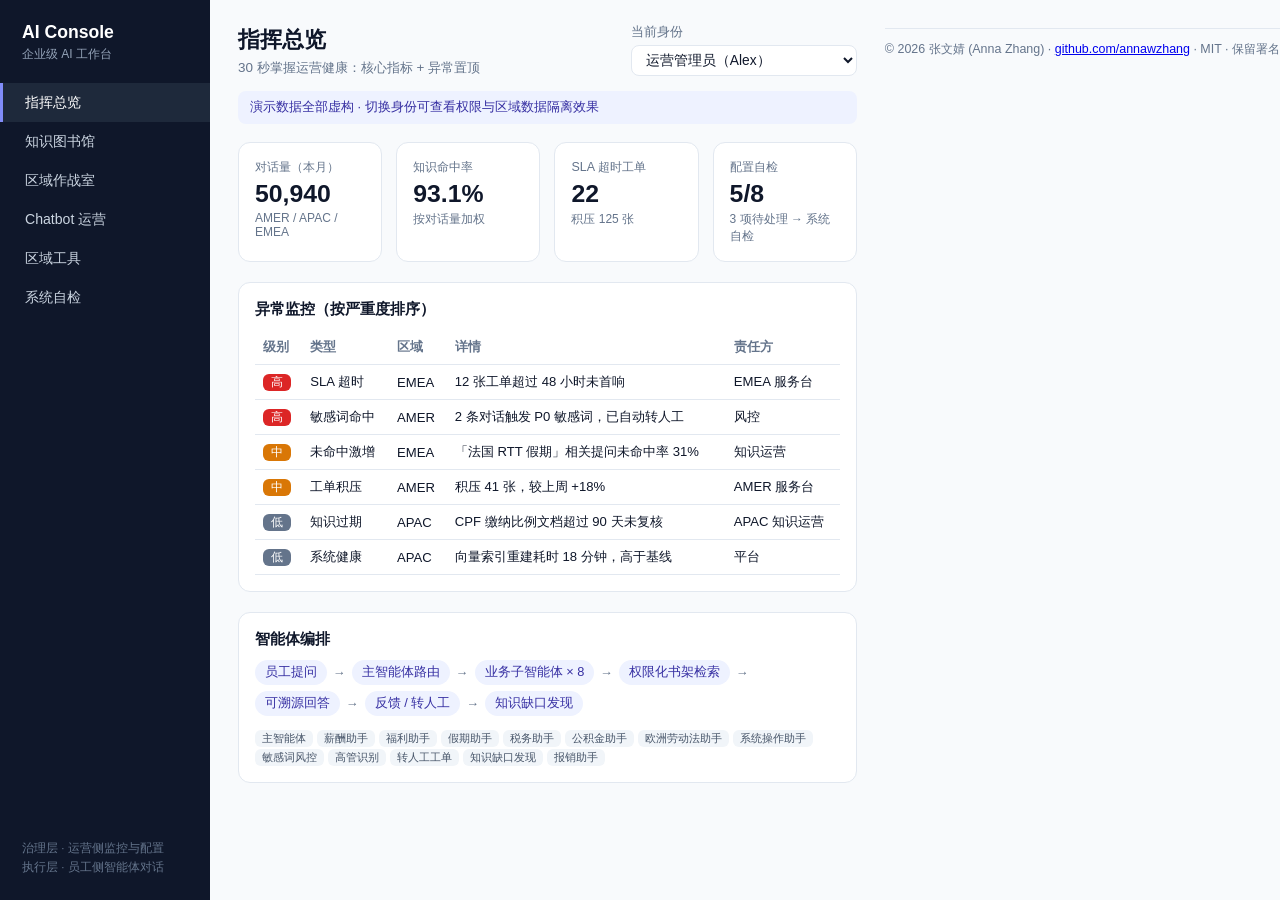
<file: index.html>
<!DOCTYPE html>
<html lang="zh-CN">
<head>
<meta charset="UTF-8" />
<meta name="viewport" content="width=device-width, initial-scale=1" />
<title>Enterprise AI Console · 企业级 AI 工作台</title>
<link rel="stylesheet" href="src/style.css" />
</head>
<body>
<aside class="side">
  <div class="brand">AI Console<small>企业级 AI 工作台</small></div>
  <nav id="nav">
    <a href="#overview" data-page="overview">指挥总览</a>
    <a href="#library" data-page="library">知识图书馆</a>
    <a href="#region" data-page="region">区域作战室</a>
    <a href="#bot" data-page="bot">Chatbot 运营</a>
    <a href="#tools" data-page="tools">区域工具</a>
    <a href="#system" data-page="system">系统自检</a>
  </nav>
  <div class="side-foot">治理层 · 运营侧监控与配置<br/>执行层 · 员工侧智能体对话</div>
</aside>
<main>
  <header class="top">
    <div><h1 id="page-title"></h1><div class="meta" id="page-sub"></div></div>
    <label class="role">当前身份
      <select id="role"></select>
    </label>
  </header>
  <div class="demo">演示数据全部虚构 · 切换身份可查看权限与区域数据隔离效果</div>
  <section id="view"></section>
</main>
<script src="src/data.js"></script>
<script src="src/core.js"></script>
<script src="src/app.js"></script>
<p class="anna-copyright" style="margin-top:28px;padding-top:12px;border-top:1px solid #e2e8f0;color:#64748b;font-size:0.78rem;">© 2026 张文婧 (Anna Zhang) · <a href="https://github.com/annawzhang">github.com/annawzhang</a> · MIT · 保留署名</p>
</body>
</html>
</file>
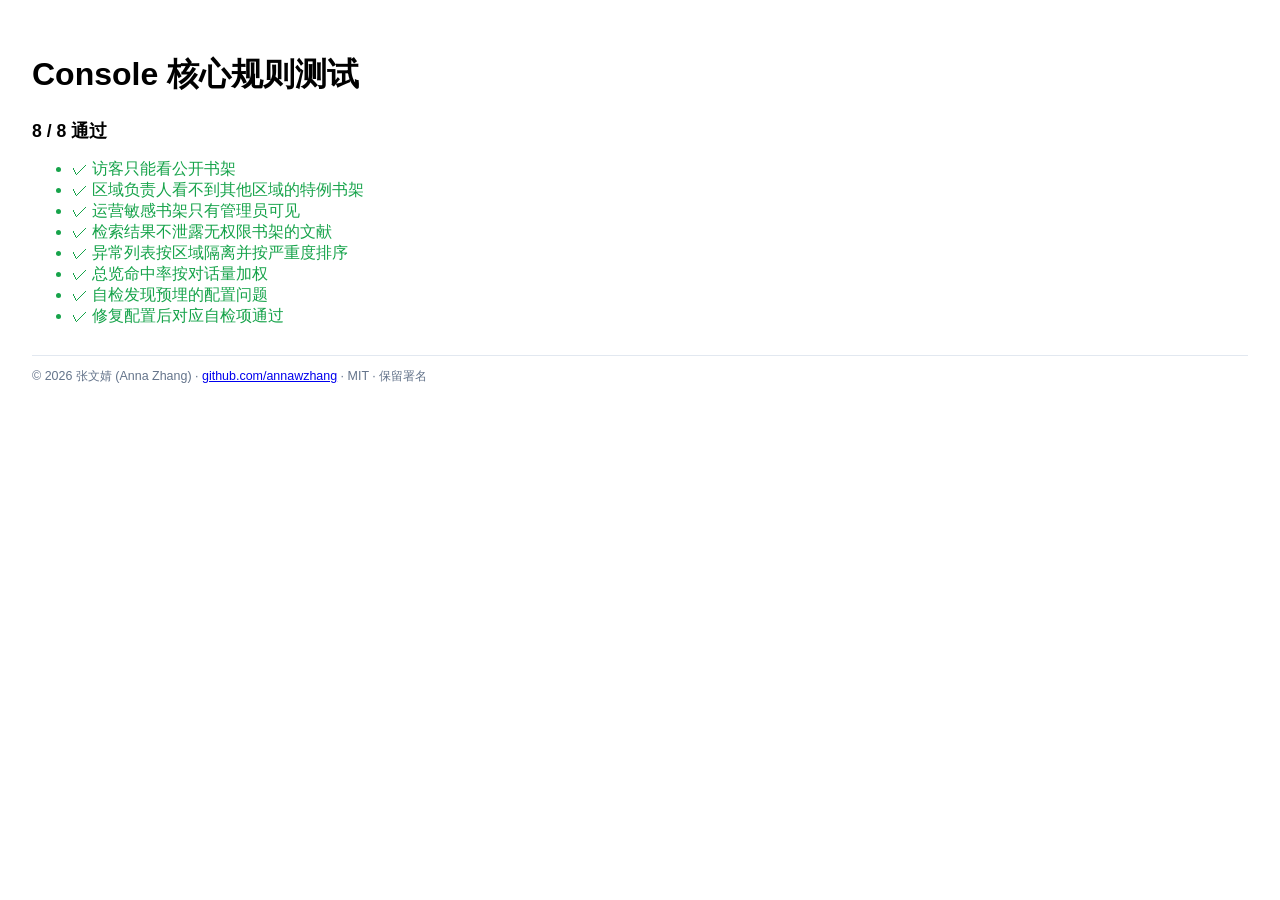
<file: tests.html>
<!DOCTYPE html>
<html lang="zh-CN">
<head>
<meta charset="UTF-8" />
<title>Console 核心规则测试</title>
<style>
  body { font-family:-apple-system,"PingFang SC",sans-serif; padding:24px; }
  li.pass { color:#16a34a; } li.fail { color:#dc2626; font-weight:600; }
  #summary { font-size:1.1rem; font-weight:700; }
</style>
</head>
<body>
<h1>Console 核心规则测试</h1>
<div id="summary"></div>
<ul id="out"></ul>
<script src="src/data.js"></script>
<script src="src/core.js"></script>
<script>
  const D = CONSOLE_DATA, C = ConsoleCore;
  const results = [];
  function test(name, fn) { try { fn(); results.push([name, true]); } catch (e) { results.push([name + " — " + e.message, false]); } }
  function eq(a, b) { if (JSON.stringify(a) !== JSON.stringify(b)) throw new Error(`期望 ${JSON.stringify(b)}，实际 ${JSON.stringify(a)}`); }
  const shelf = (id) => D.shelves.find((s) => s.id === id);

  test("访客只能看公开书架", () => {
    eq(D.shelves.filter((s) => C.canSeeShelf(D.roles.viewer, s)).every((s) => s.clearance === 1), true);
  });
  test("区域负责人看不到其他区域的特例书架", () => {
    eq(C.canSeeShelf(D.roles.amer, shelf("us-ben")), true);
    eq(C.canSeeShelf(D.roles.amer, shelf("sg-cpf")), false);
  });
  test("运营敏感书架只有管理员可见", () => {
    eq(Object.keys(D.roles).filter((k) => C.canSeeShelf(D.roles[k], shelf("ops"))), ["admin"]);
  });
  test("检索结果不泄露无权限书架的文献", () => {
    eq(C.searchDocs(D, D.roles.apac, "401").length, 0);
    eq(C.searchDocs(D, D.roles.admin, "401").length, 1);
  });
  test("异常列表按区域隔离并按严重度排序", () => {
    const ex = C.scopedExceptions(D, D.roles.amer);
    eq(ex.every((e) => e.region === "AMER"), true);
    eq(ex.map((e) => e.severity), [...ex.map((e) => e.severity)].sort((a, b) => b - a));
  });
  test("总览命中率按对话量加权", () => {
    const o = C.overview(D, D.roles.admin);
    const s = D.regionStats;
    const expected = (s.AMER.hitRate * s.AMER.sessions + s.APAC.hitRate * s.APAC.sessions + s.EMEA.hitRate * s.EMEA.sessions) / o.sessions;
    eq(o.hitRate.toFixed(6), expected.toFixed(6));
  });
  test("自检发现预埋的配置问题", () => {
    const failed = C.selfCheck(D, D.asOf).filter((c) => !c.ok).map((c) => c.name);
    eq(failed.includes("智能体绑定的书架都存在"), true);
    eq(failed.includes("文献都归属有效书架"), true);
  });
  test("修复配置后对应自检项通过", () => {
    const fixed = { ...D, agents: D.agents.filter((a) => a.id !== "a-expense"), docs: D.docs.filter((d) => d.shelf !== "legacy") };
    const byName = Object.fromEntries(C.selfCheck(fixed, D.asOf).map((c) => [c.name, c.ok]));
    eq(byName["智能体绑定的书架都存在"], true);
    eq(byName["文献都归属有效书架"], true);
  });

  const passed = results.filter((r) => r[1]).length;
  document.getElementById("summary").textContent = `${passed} / ${results.length} 通过`;
  document.getElementById("out").innerHTML = results.map(([n, ok]) => `<li class="${ok ? "pass" : "fail"}">${ok ? "✓" : "✗"} ${n}</li>`).join("");
  document.title = `${passed}/${results.length} passed`;
</script>
<p class="anna-copyright" style="margin-top:28px;padding-top:12px;border-top:1px solid #e2e8f0;color:#64748b;font-size:0.78rem;">© 2026 张文婧 (Anna Zhang) · <a href="https://github.com/annawzhang">github.com/annawzhang</a> · MIT · 保留署名</p>
</body>
</html>
</file>
<file: src/style.css>
:root { --text:#0f172a; --muted:#64748b; --border:#e2e8f0; --accent:#4f46e5; --bg:#f8fafc; --err:#dc2626; --warn:#d97706; --ok:#16a34a; }
* { box-sizing:border-box; }
[hidden] { display:none !important; }
body { margin:0; display:flex; min-height:100vh; font-family:-apple-system,BlinkMacSystemFont,"PingFang SC","Microsoft YaHei",sans-serif; background:var(--bg); color:var(--text); }
.side { width:210px; flex-shrink:0; background:#0f172a; color:#cbd5e1; display:flex; flex-direction:column; padding:22px 0; position:sticky; top:0; height:100vh; }
.brand { color:#fff; font-weight:700; font-size:1.1rem; padding:0 22px 20px; }
.brand small { display:block; color:#94a3b8; font-weight:400; font-size:0.75rem; margin-top:3px; }
.side nav a { display:block; padding:10px 22px; color:#cbd5e1; text-decoration:none; font-size:0.88rem; border-left:3px solid transparent; }
.side nav a.active { background:#1e293b; color:#fff; border-left-color:#818cf8; }
.side-foot { margin-top:auto; padding:0 22px; font-size:0.72rem; color:#64748b; line-height:1.7; }
main { flex:1; padding:24px 28px 40px; min-width:0; }
.top { display:flex; justify-content:space-between; align-items:flex-start; gap:16px; }
h1 { margin:0; font-size:1.4rem; }
h3 { margin:0 0 10px; font-size:0.95rem; }
.meta { color:var(--muted); font-size:0.84rem; margin-top:4px; }
.role { font-size:0.8rem; color:var(--muted); display:flex; flex-direction:column; gap:4px; }
.role select { font:inherit; font-size:0.86rem; padding:6px 10px; border-radius:8px; border:1px solid var(--border); background:#fff; color:var(--text); }
.demo { margin:14px 0 18px; padding:8px 12px; border-radius:8px; background:#eef2ff; color:#3730a3; font-size:0.8rem; }
.grid { display:grid; gap:14px; }
.g4 { grid-template-columns:repeat(4,1fr); } .g3 { grid-template-columns:repeat(3,1fr); } .g2 { grid-template-columns:repeat(2,1fr); }
@media (max-width:900px) { body { flex-direction:column; } .side { width:auto; } .g4,.g3,.g2 { grid-template-columns:1fr; } }
.card { background:#fff; border:1px solid var(--border); border-radius:12px; padding:16px; }
.kpi .label { color:var(--muted); font-size:0.78rem; } .kpi .value { font-size:1.55rem; font-weight:700; margin-top:4px; } .kpi .sub { color:var(--muted); font-size:0.75rem; margin-top:3px; }
.section { margin-top:20px; }
table { width:100%; border-collapse:collapse; font-size:0.82rem; }
th, td { text-align:left; padding:8px; border-bottom:1px solid var(--border); }
th { color:var(--muted); font-weight:600; }
.sev { display:inline-block; padding:1px 8px; border-radius:6px; color:#fff; font-size:0.72rem; }
.sev3 { background:var(--err); } .sev2 { background:var(--warn); } .sev1 { background:#64748b; }
.shelf { border:1px solid var(--border); border-radius:10px; padding:12px; background:#fff; cursor:pointer; }
.shelf.locked { background:#f1f5f9; color:#94a3b8; cursor:not-allowed; }
.shelf.sel { border-color:var(--accent); box-shadow:0 0 0 2px #c7d2fe; }
.shelf .n { font-weight:600; font-size:0.88rem; } .shelf .t { font-size:0.74rem; color:var(--muted); margin-top:4px; }
.search { width:100%; font:inherit; padding:9px 12px; border:1px solid var(--border); border-radius:8px; margin-bottom:12px; }
.tabs { display:flex; gap:6px; margin-bottom:14px; }
.tabs button { font:inherit; font-size:0.84rem; padding:6px 14px; border-radius:999px; border:1px solid var(--border); background:#fff; cursor:pointer; }
.tabs button.on { background:var(--accent); color:#fff; border-color:var(--accent); }
.tabs button:disabled { opacity:0.4; cursor:not-allowed; }
.check { display:flex; gap:10px; align-items:flex-start; padding:10px 0; border-bottom:1px solid var(--border); font-size:0.85rem; }
.check .ic { width:22px; height:22px; border-radius:50%; display:flex; align-items:center; justify-content:center; color:#fff; font-size:0.75rem; flex-shrink:0; }
.ok .ic { background:var(--ok); } .bad .ic { background:var(--err); }
.check .d { color:var(--muted); font-size:0.78rem; margin-top:2px; }
iframe { width:100%; height:760px; border:1px solid var(--border); border-radius:12px; background:#fff; }
.bus { font-family:ui-monospace,Menlo,monospace; font-size:0.75rem; background:#0f172a; color:#a5b4fc; border-radius:10px; padding:10px 12px; max-height:140px; overflow:auto; }
.flow { display:flex; flex-wrap:wrap; gap:6px; align-items:center; font-size:0.8rem; }
.flow span { background:#eef2ff; color:#3730a3; padding:4px 10px; border-radius:999px; }
.flow i { color:var(--muted); font-style:normal; }
.tag { display:inline-block; font-size:0.7rem; padding:1px 7px; border-radius:6px; background:#f1f5f9; color:#475569; margin-right:4px; }
</file>
